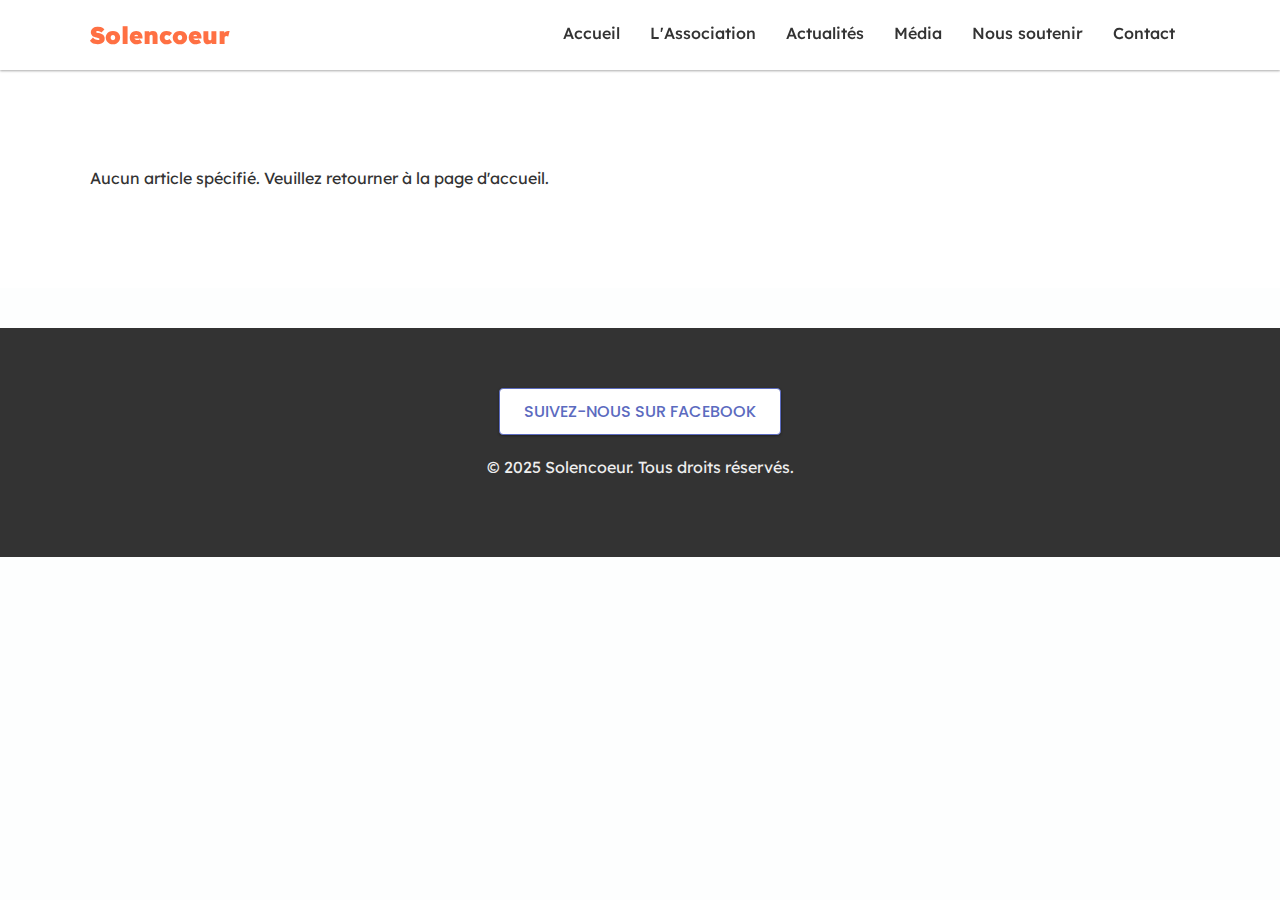
<file: article.html>
<!DOCTYPE html>
<html lang="fr">
<head>
    <meta charset="UTF-8">
    <meta name="viewport" content="width=device-width, initial-scale=1.0">
    <title>Article - Solencoeur</title>
    <link href="https://fonts.googleapis.com/css2?family=Poppins:wght@400;700&family=Lexend+Deca&display=swap" rel="stylesheet">
    <link href="https://fonts.googleapis.com/icon?family=Material+Icons" rel="stylesheet">
    <link rel="stylesheet" href="style.css">
    <style>
        /* Styles spécifiques à la page article */
        #article-content {
            padding-top: 40px;
            padding-bottom: 40px;
        }
        .article-header {
            text-align: center;
            margin-bottom: 40px;
        }
        .article-header h1 {
            font-size: 2.5rem;
            margin-bottom: 10px;
        }
        .article-meta {
            color: var(--color-text-light);
            font-style: italic;
        }
        .article-image {
            width: 100%;
            max-height: 400px;
            object-fit: cover;
            border-radius: var(--border-radius);
            margin-bottom: 30px;
        }
        .article-body p {
            font-size: 1.1rem;
            line-height: 1.8;
            margin-bottom: 1.5em;
        }
        .back-link {
            display: inline-block;
            margin-top: 40px;
            text-align: center;
        }
    </style>
</head>
<body>

    <header class="header-shadow">
        <div class="nav-container">
            <a href="index.html" class="logo">
                <strong>Solencoeur</strong>
            </a>
            <nav id="main-nav">
                <ul>
                    <li><a href="index.html#accueil">Accueil</a></li>
                    <li><a href="index.html#association">L'Association</a></li>
                    <li><a href="index.html#news">Actualités</a></li>
                    <li><a href="index.html#media">Média</a></li>
                    <li><a href="index.html#soutenir">Nous soutenir</a></li>
                    <li><a href="index.html#contact">Contact</a></li>
                </ul>
            </nav>
        </div>
    </header>

    <main>
        <section id="article-content">
            <div class="container" id="article-container">
                <!-- Le contenu de l'article sera injecté ici -->
                <div class="loader">Chargement de l'article...</div>
            </div>
        </section>
    </main>

    <footer>
        <div class="container">
             <div class="social-links" style="margin-bottom: 20px;">
                <a href="https://www.facebook.com/share/17KzQFFdR2/" class="btn btn-secondary" target="_blank" rel="noopener">
                    Suivez-nous sur Facebook
                </a>
            </div>
            <p>&copy; 2025 Solencoeur. Tous droits réservés.</p>
        </div>
    </footer>

    <script src="article.js"></script>
</body>
</html>
</file>
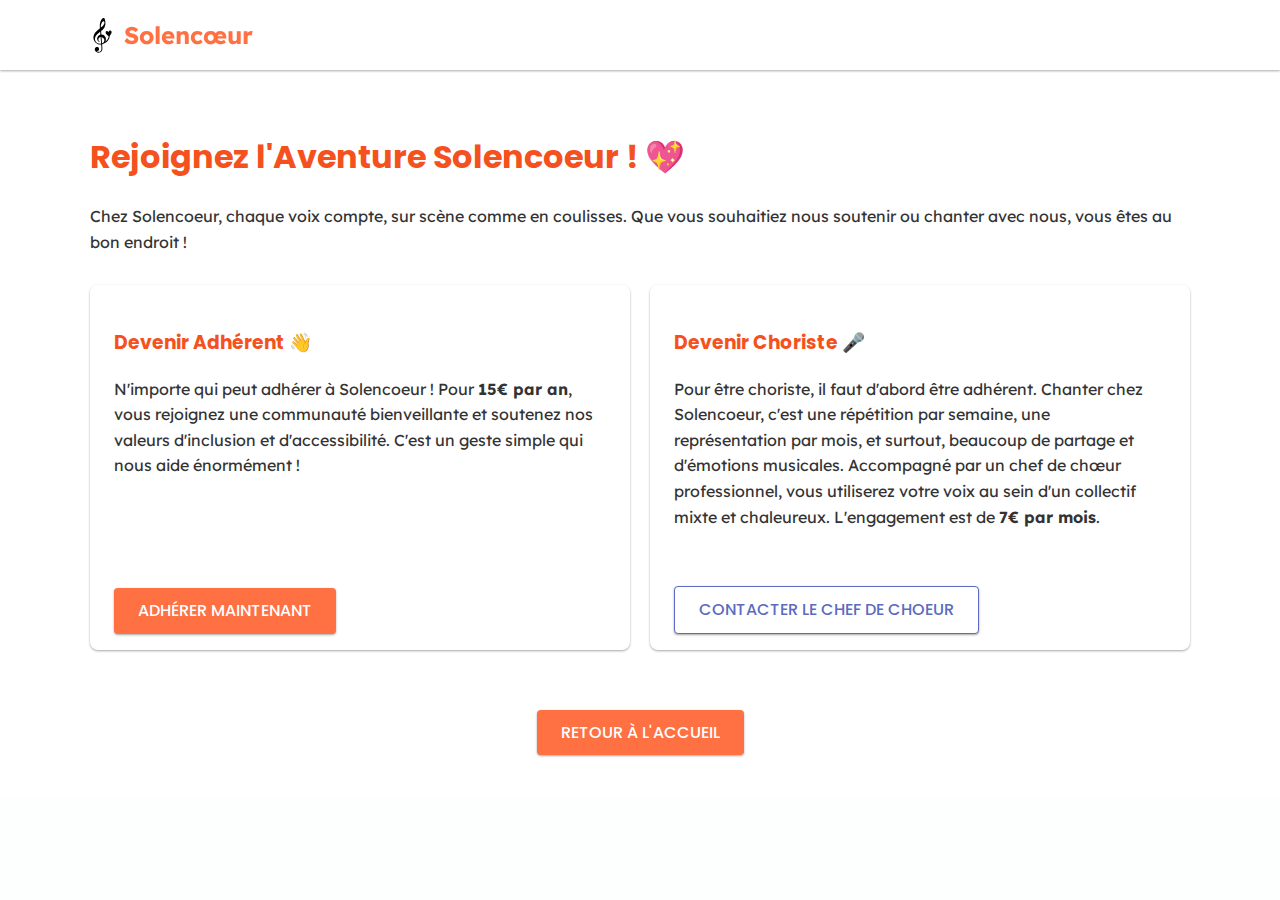
<file: rejoindre.html>
<!DOCTYPE html>
<html lang="fr">
<head>
    <meta charset="UTF-8">
    <meta name="viewport" content="width=device-width, initial-scale=1.0">
    <title>Rejoindre l'Association - Solencoeur</title>
    <link rel="stylesheet" href="style.css">
    <link href="https://fonts.googleapis.com/css2?family=Poppins:wght@400;700&family=Lexend+Deca&display=swap" rel="stylesheet">
    <link href="https://fonts.googleapis.com/icon?family=Material+Icons" rel="stylesheet">
</head>
<body>
    <header class="header-shadow">
        <div class="nav-container">
            <a href="index.html" class="logo">
                <img src="data/file.svg" alt="Logo Solencoeur">
                Solencœur
            </a>
        </div>
    </header>
    <main>
        <section>
            <div class="container">
                <h1>Rejoignez l'Aventure Solencoeur ! 💖</h1>
                <p>Chez Solencoeur, chaque voix compte, sur scène comme en coulisses. Que vous souhaitiez nous soutenir ou chanter avec nous, vous êtes au bon endroit !</p>

                <div class="grid-container" style="margin-top: 30px;">
                    <div class="card">
                        <div class="card-content">
                            <h3>Devenir Adhérent 👋</h3>
                            <p>N'importe qui peut adhérer à Solencoeur ! Pour <strong>15€ par an</strong>, vous rejoignez une communauté bienveillante et soutenez nos valeurs d'inclusion et d'accessibilité. C'est un geste simple qui nous aide énormément !</p>
                        </div>
                        <div class="card-actions">
                            <a id="member-link" href="#" target="_blank" rel="noopener" class="btn btn-primary">Adhérer maintenant</a>
                        </div>
                    </div>
                    <div class="card">
                        <div class="card-content">
                            <h3>Devenir Choriste 🎤</h3>
                            <p>Pour être choriste, il faut d'abord être adhérent. Chanter chez Solencoeur, c'est une répétition par semaine, une représentation par mois, et surtout, beaucoup de partage et d'émotions musicales. Accompagné par un chef de chœur professionnel, vous utiliserez votre voix au sein d'un collectif mixte et chaleureux. L'engagement est de <strong>7€ par mois</strong>.</p>
                        </div>
                        <div class="card-actions">
                             <a id="chorister-link" href="#" class="btn btn-secondary">Contacter le chef de choeur</a>
                        </div>
                    </div>
                </div>

                <div style="text-align: center; margin-top: 40px;">
                    <a href="index.html" class="btn btn-primary">Retour à l'accueil</a>
                </div>
            </div>
        </section>
    </main>
    <script src="app.js"></script>
</body>
</html>
</file>
<file: style.css>
/* --- Variables (Palette Chaleureuse) --- */
:root {
    --color-primary: #FF7043; /* Orange "corail" chaud */
    --color-primary-dark: #F4511E;
    --color-secondary: #5C6BC0; /* Indigo doux */
    --color-text: #333;
    --color-text-light: #666;
    --color-bg: #FDFEFE;
    --color-surface: #FFFFFF; /* Cartes, header */

    --shadow-1: 0 1px 3px rgba(0,0,0,0.12), 0 1px 2px rgba(0,0,0,0.24);
    --shadow-2: 0 3px 6px rgba(0,0,0,0.16), 0 3px 6px rgba(0,0,0,0.23);
    --border-radius: 8px;
    --transition-speed: 0.3s ease;
}

/* --- Base & Accessibilité --- */
body {
    font-family: 'Lexend Deca', 'Poppins', sans-serif;
    background-color: var(--color-bg);
    color: var(--color-text);
    margin: 0;
    padding-top: 70px; /* Hauteur du header */
    line-height: 1.6;
}

/* Focus visible pour RGAA */
:focus-visible {
    outline: 3px solid var(--color-secondary);
    outline-offset: 2px;
}

/* Conteneur principal */
.container {
    max-width: 1100px;
    margin: 0 auto;
    padding: 20px;
}

.container-full-width {
    width: 100vw;
    position: relative;
    left: 50%;
    right: 50%;
    margin-left: -50vw;
    margin-right: -50vw;
    padding: 20px 0;
    max-width: none;
}

section .container {
    background-color: rgba(255, 255, 255, 0.7);
    border-radius: var(--border-radius);
    padding: 40px;
}

section + section {
    margin-top: 20px;
}

h1, h2, h3 {
    font-family: 'Poppins', sans-serif;
    font-weight: 700;
    color: var(--color-primary-dark);
}

img, iframe {
    max-width: 100%;
    height: auto;
    border-radius: var(--border-radius);
}

/* --- Header & Navigation --- */
header {
    position: fixed;
    top: 0;
    left: 0;
    width: 100%;
    background-color: var(--color-surface);
    z-index: 100;
}
.header-shadow {
    box-shadow: var(--shadow-1);
}
.nav-container {
    display: flex;
    justify-content: space-between;
    align-items: center;
    height: 70px;
    padding: 0 20px;
    max-width: 1100px;
    margin: 0 auto;
}
.logo {
    font-size: 1.5rem;
    font-weight: 700;
    color: var(--color-primary);
    text-decoration: none;
    display: flex;
    align-items: center;
}

.logo img {
    height: 40px;
    margin-right: 10px;
}
#main-nav ul {
    display: flex;
    list-style: none;
    margin: 0;
    padding: 0;
}
#main-nav a {
    display: block;
    padding: 10px 15px;
    text-decoration: none;
    color: var(--color-text);
    font-weight: 500;
    transition: var(--transition-speed);
    border-bottom: 3px solid transparent;
}
#main-nav a:hover, #main-nav a.active {
    color: var(--color-primary);
    border-bottom-color: var(--color-primary);
}

#main-nav .nav-button {
    display: flex;
    align-items: center;
    padding: 0 15px;
}

#main-nav .nav-button .btn {
    box-shadow: none;
}

/* --- Mobile Menu (Caché par défaut) --- */
#mobile-menu-btn {
    display: none;
    background: none;
    border: none;
    cursor: pointer;
    color: var(--color-primary);
    padding: 5px;
}
#mobile-menu-btn .material-icons {
    font-size: 2.5rem;
}

/* --- Style des Cartes (Material) --- */
.card {
    background: var(--color-surface);
    border-radius: var(--border-radius);
    box-shadow: var(--shadow-1);
    margin-bottom: 20px;
    overflow: hidden;
    transition: box-shadow var(--transition-speed);
    display: flex;
    flex-direction: column;
}
.card:hover {
    box-shadow: var(--shadow-2); /* Animation douce au survol */
}
.card-content {
    padding: 24px;
    flex-grow: 1;
    background-color: var(--color-surface); /* Assurer un fond solide pour le texte */
}

.card-footer {
    position: relative;
    overflow: hidden; /* Pour que le border-radius du background s'applique */
    border-top: 1px solid #eee;
}

.card-background {
    position: absolute;
    top: 0;
    left: 0;
    right: 0;
    bottom: 0;
    background-size: cover;
    background-position: center;
    opacity: 0.8;
    z-index: 0;
    border-radius: 0 0 var(--border-radius) var(--border-radius);
    height: 100%;
}

.card-actions {
    display: flex;
    flex-wrap: wrap;
    gap: 10px;
    padding: 16px 24px;
    position: relative;
    z-index: 1;
    background-color: transparent; /* Le fond est géré par card-background */
}

.card-excerpt {
    position: relative;
    max-height: 4.5em; /* Environ 3 lignes */
    overflow: hidden;
    margin-bottom: 0;
}

.card-excerpt::after {
    content: '';
    position: absolute;
    bottom: 0;
    left: 0;
    right: 0;
    height: 1.5em;
    background: linear-gradient(to bottom, rgba(255, 255, 255, 0), var(--color-surface) 100%);
}

#accueil .card-actions .btn {
    flex-grow: 1;
    flex-basis: 200px;
}

/* --- Boutons (Material) --- */
.btn {
    display: inline-block;
    padding: 10px 24px;
    border: none;
    border-radius: 4px;
    cursor: pointer;
    font-family: 'Poppins', sans-serif;
    font-weight: 500;
    text-decoration: none;
    text-transform: uppercase;
    transition: var(--transition-speed);
    box-shadow: var(--shadow-1);
    text-align: center;
}
.btn-primary {
    background-color: var(--color-primary);
    color: white;
}
.btn-primary:hover {
    background-color: var(--color-primary-dark);
    box-shadow: var(--shadow-2);
}
.btn-secondary {
    background-color: var(--color-surface);
    color: var(--color-secondary);
    border: 1px solid var(--color-secondary);
}

.btn-facebook {
    background-color: #1877F2;
    color: white;
    border: none;
}

.btn-facebook:hover {
    background-color: #166fe5;
}
.btn-secondary:hover {
    background-color: #f0f0f0;
}

.btn-icon {
    width: 44px;
    height: 44px;
    min-width: 44px;
    padding: 0;
    border-radius: 50%;
    display: flex;
    align-items: center;
    justify-content: center;
    flex-shrink: 0;
    flex-grow: 0 !important;
    flex-basis: 44px !important;
}

.btn-icon svg {
    margin: 0;
}

/* --- Grilles (Blog, Agenda) --- */
.grid-container {
    display: grid;
    grid-template-columns: repeat(auto-fit, minmax(300px, 1fr));
    gap: 20px;
}

.scroll-container {
    position: relative;
    overflow: hidden;
}

#news-list {
    display: flex;
    overflow-x: auto;
    scroll-behavior: smooth;
    -webkit-overflow-scrolling: touch;
    scrollbar-width: none; /* Firefox */
    -ms-overflow-style: none;  /* Internet Explorer 10+ */
}

#news-list::-webkit-scrollbar {
    display: none; /* Safari and Chrome */
}

#news-list .card, #media-gallery .card {
    min-width: 300px;
    flex-shrink: 0;
    width: calc(100vw - 60px);
    max-width: 600px;
    margin: 0 10px;
}

.image-gallery-scroll {
    display: flex;
    overflow-x: auto;
    scroll-behavior: smooth;
    -webkit-overflow-scrolling: touch;
    scrollbar-width: none;
    -ms-overflow-style: none;
}

.image-gallery-scroll::-webkit-scrollbar {
    display: none;
}

.image-gallery-scroll .article-image {
    width: 100%;
    height: 400px;
    object-fit: cover;
    margin: 0 10px;
    flex-shrink: 0;
}

.article-image-single {
    width: 100%;
    max-height: 500px;
    object-fit: cover;
    border-radius: var(--border-radius);
    margin-bottom: 30px;
}

#media-gallery {
    display: flex;
    overflow-x: auto;
    scroll-behavior: smooth;
    -webkit-overflow-scrolling: touch;
    scrollbar-width: none; /* Firefox */
    -ms-overflow-style: none;  /* Internet Explorer 10+ */
}

#media-gallery::-webkit-scrollbar {
    display: none; /* Safari and Chrome */
}


.scroll-btn {
    position: absolute;
    top: 50%;
    transform: translateY(-50%);
    background-color: rgba(0,0,0,0.5);
    color: white;
    border: none;
    padding: 10px;
    cursor: pointer;
    z-index: 1;
}

.scroll-btn.left {
    left: 0;
}

.scroll-btn.right {
    right: 0;
}

/* --- Video Iframe --- */
.video-container {
    position: relative;
    overflow: hidden;
    width: 100%;
    padding-top: 56.25%; /* 16:9 Aspect Ratio */
}

.video-container iframe {
    position: absolute;
    top: 0;
    left: 0;
    bottom: 0;
    right: 0;
    width: 100%;
    height: 100%;
    border: none;
}

/* --- Footer --- */
footer {
    background-color: #333;
    color: #eee;
    padding: 40px 20px;
    margin-top: 40px;
    text-align: center;
}
footer a {
    color: var(--color-primary);
    text-decoration: none;
}
footer a:hover {
    text-decoration: underline;
}

footer .footer-logo {
    height: 50px;
    margin-bottom: 10px;
}

.footer-branding {
    margin-top: 20px;
}

.social-links a {
    display: inline-flex;
    align-items: center;
    gap: 8px; /* Espace entre l'icône et le texte */
}

/* --- Responsive (Mobile) --- */
@media (max-width: 800px) {
    #main-nav {
        display: none; /* Caché */
        position: absolute;
        top: 70px;
        left: 0;
        width: 100%;
        background-color: var(--color-surface);
        box-shadow: var(--shadow-1);
    }
    #main-nav.open {
        display: block; /* Affiché */
    }
    #main-nav ul {
        flex-direction: column;
    }
    #main-nav a {
        padding: 15px;
        text-align: center;
        border-bottom: 1px solid #f0f0f0;
    }
    #mobile-menu-btn {
        display: block; /* Affiché */
    }
    #main-nav .nav-button {
        justify-content: center;
    }
}

/* --- Loader --- */
.loader {
    text-align: center;
    padding: 50px;
    font-size: 1.5rem;
}

/* --- Formulaire de contact --- */
#contact-form {
    max-width: 600px;
}
.form-group {
    margin-bottom: 20px;
}
.form-group label {
    display: block;
    margin-bottom: 5px;
    font-weight: 500;
}
.form-group input,
.form-group textarea {
    width: 100%;
    padding: 12px;
    border: 1px solid #ccc;
    border-radius: 4px;
    font-family: 'Roboto', sans-serif;
    box-sizing: border-box;
}
.form-group textarea {
    min-height: 150px;
    resize: vertical;
}

.media-card-content {
    padding: 16px 24px 0px 24px;
}

/* --- Parallax Sections --- */
section {
    position: relative;
    overflow: hidden;
    scroll-margin-top: 70px;
    background-color: var(--color-surface);
}

.contact-buttons {
    display: flex;
    justify-content: center;
    gap: 20px;
    margin-top: 20px;
}

.contact-buttons .btn {
    flex-grow: 1;
    max-width: 300px;
}

.parallax-bg {
    position: absolute;
    top: 0;
    left: 0;
    right: 0;
    bottom: 0;
    z-index: -1;
    background-position: center;
    background-size: cover;
    background-repeat: no-repeat;
    background-attachment: fixed;
    filter: blur(2px);
}

/* --- Styles spécifiques à la carte Facebook --- */
.card-facebook {
    position: relative;
    color: white;
}
.card-facebook .card-background {
    background-blend-mode: multiply;
    background-color: rgba(24, 119, 242, 0.8);
    opacity: 1;
    z-index: 0;
}
.card-facebook .card-content, .card-facebook .card-actions {
    position: relative;
    z-index: 1;
    background-color: transparent;
}
.card-facebook h3, .card-facebook p {
    color: white;
}
.card-facebook .card-header {
    display: flex;
    align-items: center;
    gap: 15px;
    margin-bottom: 10px;
}
.card-facebook .facebook-logo {
    filter: drop-shadow(0 2px 2px rgba(0,0,0,0.2));
}
.card-facebook .btn-primary {
    background-color: rgba(255, 255, 255, 0.9);
    color: #1877F2;
    font-weight: bold;
}
.card-facebook .btn-primary:hover {
    background-color: white;
    transform: scale(1.05);
}
</file>
